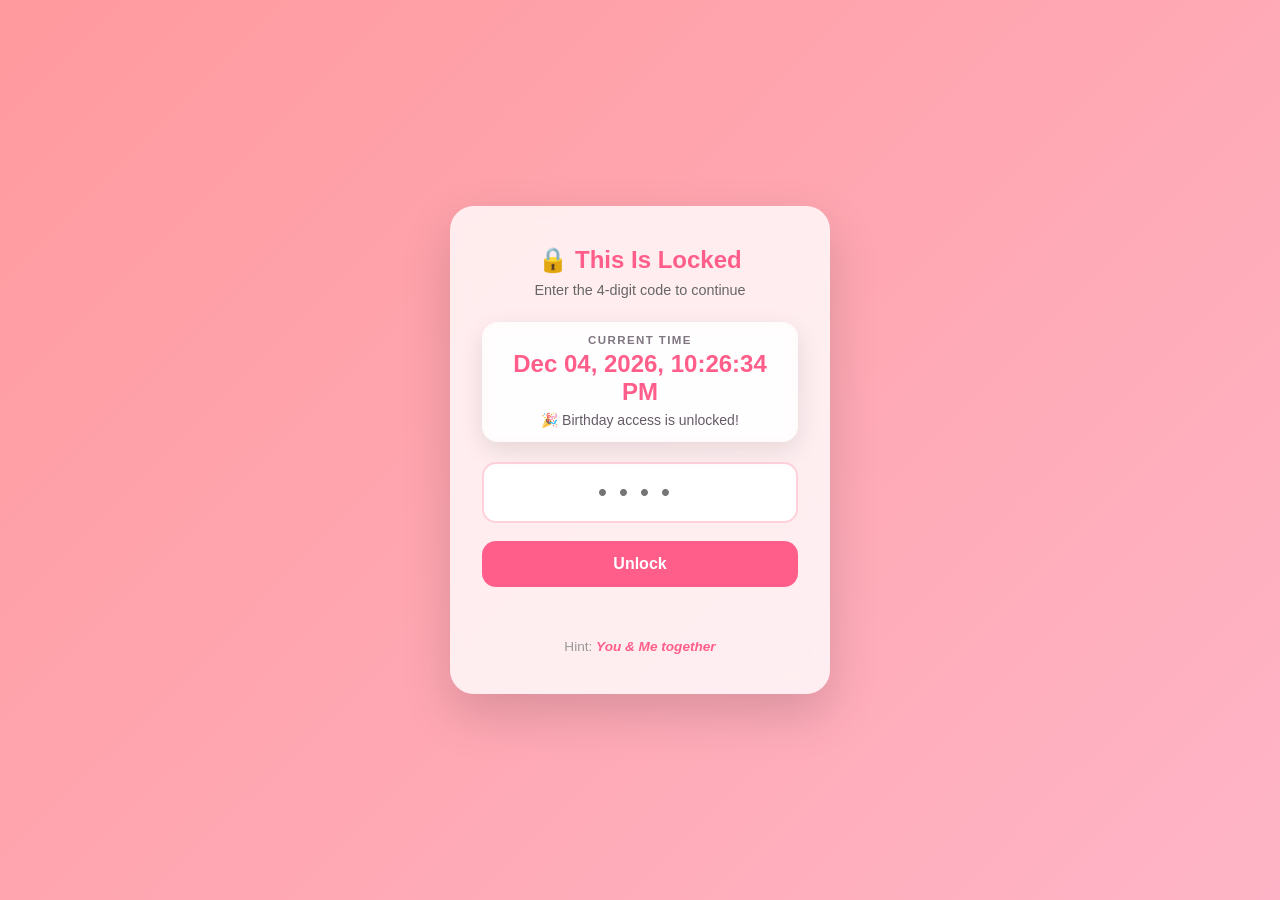
<file: index.html>
<!DOCTYPE html>
<html lang="en">
<head>
<meta charset="UTF-8">
<meta name="viewport" content="width=device-width, initial-scale=1.0">
<title>A Little Surprise</title>
<link rel="stylesheet" href="style.css?v=12">
<style id="lockClockStyles">
  #lockClock{
    margin:16px auto 20px;
    padding:12px 16px;
    width:min(100%, 330px);
    border-radius:16px;
    background:rgba(255,255,255,.62);
    backdrop-filter:blur(8px);
    -webkit-backdrop-filter:blur(8px);
    box-shadow:0 8px 24px rgba(0,0,0,.10);
    text-align:center;
  }
  #lockClock .clockLabel{
    font-size:.72rem;
    font-weight:700;
    letter-spacing:1.4px;
    text-transform:uppercase;
    opacity:.65;
  }
  #currentDateTime{
    margin-top:4px;
    font-size:clamp(17px,4.5vw,24px);
    font-weight:800;
    color:var(--accent,#ff5e8a);
  }
  #unlockCountdown{
    margin-top:5px;
    font-size:clamp(11px,2.8vw,14px);
    line-height:1.35;
    opacity:.78;
  }
</style>

</head>
<body>

  <canvas id="fireworksCanvas"></canvas>
  <canvas id="loveAnimCanvas"></canvas>
  <audio id="birthdayMusic" preload="auto" loop></audio>


  <!-- PASSWORD GATE -->
  <div id="gate">
    <h1 id="gateTitle">🔒 This Is Locked</h1>
    <p class="sub" id="gateSubtitle">Enter the 4-digit code to continue</p>

    <div id="lockClock" aria-live="polite">
      <div class="clockLabel">Current Time</div>
      <div id="currentDateTime">Loading...</div>
      <div id="unlockCountdown">Birthday unlocks August 12, 2026 at 12:00 AM</div>
    </div>

    <input type="password" id="passwordInput" maxlength="4" inputmode="numeric" pattern="[0-9]*" placeholder="••••" autocomplete="off">
    <button id="unlockBtn">Unlock</button>
    <div id="errorMsg">Wrong code. Try again 💔</div>
    <div id="hint"><span id="hintLabel">Hint:</span> <span id="hintText">You &amp; Me together</span></div>
  </div>

  <!-- MAIN PAGE (hidden until unlocked) -->
  <div class="pageWrap" id="mainPage">
    <h1 id="bigWish">Happy Birthday 🎂</h1>
    <p id="tagline">Every second brings us closer!</p>

    <div class="timer">
      <div class="timeBlock"><div class="num" id="days">00</div><div class="label">Days</div></div>
      <div class="timeBlock"><div class="num" id="hours">00</div><div class="label">Hours</div></div>
      <div class="timeBlock"><div class="num" id="minutes">00</div><div class="label">Minutes</div></div>
      <div class="timeBlock"><div class="num" id="seconds">00</div><div class="label">Seconds</div></div>
    </div>

    <div id="celebration">
      <h2 id="celebrationTitle">🎉 Happy Birthday! 🎉</h2>
      <p id="celebrationText">The day is finally here.</p>
    </div>

    <!-- BUBU-DUDU GIF: centered above the cake, outside the cakeStage
         so it cannot collide with the cake or any polaroids. -->
    <div class="duduBubuWrap" aria-hidden="true">
      <img
        class="duduBubuGif"
        src="images/bubu-dudu.gif"
        alt=""
        draggable="false"
      >
    </div>

    <!-- CAKE SECTION: 15 polaroid backdrop photos behind a real cake image, cracker candle on top -->
    <div id="cakeSection">
      <h3 id="cakeSectionTitle">🎂 Make a Wish</h3>
      <p class="hintText" id="photoWallHint" style="margin-bottom:16px;">Click or drag a photo onto any backdrop frame to upload (up to 15)</p>

      <div class="streamerRow">
        <div class="tri" style="--c:#ff5e8a"></div>
        <div class="tri" style="--c:#ffd166; animation-delay:0.3s;"></div>
        <div class="tri" style="--c:#4cc9f0; animation-delay:0.6s;"></div>
        <div class="tri" style="--c:#06d6a0; animation-delay:0.9s;"></div>
        <div class="tri" style="--c:#f72585; animation-delay:1.2s;"></div>
      </div>

      <div class="cakeStage" id="cakeStage">
        <!-- 15 backdrop polaroids get injected here by JS, scattered behind the cake -->
        <div class="photoWall" id="photoWallBackdrop" style="position:absolute; inset:0;"></div>

        <div class="cakeForeground">
          <div class="balloon b1"></div>
          <div class="balloon b2"></div>
          <div class="balloon b3"></div>
          <div class="balloon b4"></div>

          <div class="candleWrap">
            <canvas id="sparkCanvas" width="160" height="160"></canvas>
            <div class="candleStick"></div>
            <div class="flame"></div>
          </div>
          <div class="cakeNameOverlay" id="cakeNameOverlay"></div>
          <img id="cakeImg" src="" alt="Red velvet cake">
        </div>
      </div>

      <button id="revealBtn">Tap for Secret Message</button>
    </div>
  </div>

  <!-- SECRET REVEAL (shown after the button click clears the main page + plays the animation) -->
  <div class="pageWrap" id="secretReveal" style="max-width:960px;">
    <div class="secretStage" id="secretRevealStage">
      <!-- 15 faded, randomly-scattered polaroids get injected here, kept clear of the message -->
      <div class="photoWall" id="photoWallReveal" style="position:absolute; inset:0;"></div>

      <div class="secretMessageCard">
        <div id="revealMessageTitle"></div>
        <p class="highlightMessage" id="revealMessageText"></p>
      </div>
    </div>
    <button class="backLink" id="backToMainBtn">&larr; Back</button>
  </div>

<script src="config.js?v=12"></script>
<script src="photowall.js?v=12"></script>
<script>
  // Birthday music
  const birthdayMusic = document.getElementById('birthdayMusic');
  if(birthdayMusic && CONFIG.birthdayMusic){
    birthdayMusic.src = CONFIG.birthdayMusic;
    birthdayMusic.preload = 'auto';
    birthdayMusic.loop = true;
    birthdayMusic.volume = 0.70;
    birthdayMusic.load();
  }

  function startBirthdayMusic(){
    if(!birthdayMusic || !CONFIG.birthdayMusic) return;

    // The unlock button/Enter key is a user gesture, so the browser
    // is allowed to start audio here.
    birthdayMusic.volume = 0.70;

    const playPromise = birthdayMusic.play();

    if(playPromise && typeof playPromise.catch === 'function'){
      playPromise.catch(function(error){
        console.warn('Birthday music could not start:', error);
      });
    }
  }

  // Apply CONFIG text to the page
  document.getElementById('gateTitle').textContent = CONFIG.gateTitle;
  document.getElementById('gateSubtitle').textContent = CONFIG.gateSubtitle;
  document.getElementById('unlockBtn').textContent = CONFIG.unlockButtonText;
  document.getElementById('errorMsg').textContent = CONFIG.gateErrorText;
  document.getElementById('hintLabel').textContent = CONFIG.hintLabel;
  document.getElementById('hintText').textContent = CONFIG.hintText;
  document.getElementById('bigWish').textContent = CONFIG.bigWishText.replace('{name}', CONFIG.name);
  document.getElementById('tagline').textContent = CONFIG.tagline;
  document.getElementById('celebrationTitle').textContent = CONFIG.celebrationTitle;
  document.getElementById('celebrationText').textContent = CONFIG.celebrationText;
  document.getElementById('cakeSectionTitle').textContent = CONFIG.cakeSectionTitle;
  document.getElementById('photoWallHint').textContent = CONFIG.photoWallHint;
  document.getElementById('revealBtn').textContent = CONFIG.revealButtonText;
  document.getElementById('revealMessageTitle').textContent = "For " + CONFIG.name;
  document.getElementById('revealMessageText').textContent = CONFIG.customMessage;
  document.getElementById('cakeImg').src = CONFIG.cakeImageUrl;
  document.getElementById('cakeImg').addEventListener('load', function(){
    if(mainPage.style.display === 'block') layoutCakeBackdrop();
  });
  const nameOverlayEl = document.getElementById('cakeNameOverlay');
  if(CONFIG.cakeNameOverlay){
    nameOverlayEl.textContent = CONFIG.cakeOverlayText;
  } else {
    nameOverlayEl.style.display = 'none';
  }

  const gate = document.getElementById('gate');
  const mainPage = document.getElementById('mainPage');
  const passwordInput = document.getElementById('passwordInput');
  const unlockBtn = document.getElementById('unlockBtn');
  const errorMsg = document.getElementById('errorMsg');

  function updateLockClock(){
    const clockEl = document.getElementById('currentDateTime');
    const countdownEl = document.getElementById('unlockCountdown');
    if(!clockEl) return;

    const now = new Date();

    clockEl.textContent = now.toLocaleString(undefined, {
      day: '2-digit',
      month: 'short',
      year: 'numeric',
      hour: '2-digit',
      minute: '2-digit',
      second: '2-digit',
      hour12: true
    });

    const unlockDate = new Date(CONFIG.targetDate);
    const diff = unlockDate.getTime() - now.getTime();

    if(countdownEl){
      if(diff <= 0){
        countdownEl.textContent = '🎉 Birthday access is unlocked!';
      }else{
        const days = Math.floor(diff / 86400000);
        const hours = Math.floor((diff % 86400000) / 3600000);
        const minutes = Math.floor((diff % 3600000) / 60000);
        const seconds = Math.floor((diff % 60000) / 1000);

        countdownEl.textContent =
          'Public unlock in ' +
          days + 'd ' +
          String(hours).padStart(2,'0') + 'h ' +
          String(minutes).padStart(2,'0') + 'm ' +
          String(seconds).padStart(2,'0') + 's';
      }
    }
  }

  updateLockClock();
  setInterval(updateLockClock, 1000);

  function tryUnlock(){
    const entered = passwordInput.value.trim();
    const now = new Date();
    const birthdayStart = new Date(CONFIG.targetDate);

    // Owner password (1000) works before and after the birthday.
    const isOwner = entered === CONFIG.ownerPassword;

    // Public password (1215) works only from Aug 12, 2026 00:00 onward.
    const publicAccessAllowed =
      now.getTime() >= birthdayStart.getTime();

    const isPublicUser =
      entered === CONFIG.password && publicAccessAllowed;

    if(entered.length === 4 && (isOwner || isPublicUser)){
      // Start music while still inside the user's unlock click/keypress gesture.
      startBirthdayMusic();

      gate.style.display = 'none';
      mainPage.style.display = 'block';
      startCountdown();
      startFireworksLoop();
      startCandleSparks();
      // wait a frame so the browser has actually settled the newly-visible
      // layout (sizes measured too early can be stale, which is how a photo
      // could end up placed as if the cake were smaller than it really is)
      requestAnimationFrame(function(){
        requestAnimationFrame(layoutCakeBackdrop);
      });
    } else {
      if(entered === CONFIG.password && now.getTime() < birthdayStart.getTime()){
        errorMsg.textContent = 'wait cheyyu bujjamma ❤️';
      }else{
        errorMsg.textContent = CONFIG.gateErrorText;
      }

      errorMsg.classList.add('show');
      gate.classList.remove('shake');
      void gate.offsetWidth;
      gate.classList.add('shake');
      passwordInput.value = '';
      passwordInput.focus();
    }
  }

  unlockBtn.addEventListener('click', tryUnlock);
  passwordInput.addEventListener('keydown', function(e){
    if(e.key === 'Enter'){ tryUnlock(); }
  });
  passwordInput.addEventListener('input', function(){
    passwordInput.value = passwordInput.value.replace(/[^0-9]/g, '');
    errorMsg.classList.remove('show');
  });

  function startCountdown(){
    updateCountdown();
    setInterval(updateCountdown, 1000);
  }
  function updateCountdown(){
    const now = new Date();
    const diff = CONFIG.targetDate - now;
    if(diff <= 0){
      document.querySelector('.timer').style.display = 'none';
      document.getElementById('celebration').style.display = 'block';
      return;
    }
    const days = Math.floor(diff / (1000 * 60 * 60 * 24));
    const hours = Math.floor((diff % (1000 * 60 * 60 * 24)) / (1000 * 60 * 60));
    const minutes = Math.floor((diff % (1000 * 60 * 60)) / (1000 * 60));
    const seconds = Math.floor((diff % (1000 * 60)) / 1000);
    document.getElementById('days').textContent = String(days).padStart(2,'0');
    document.getElementById('hours').textContent = String(hours).padStart(2,'0');
    document.getElementById('minutes').textContent = String(minutes).padStart(2,'0');
    document.getElementById('seconds').textContent = String(seconds).padStart(2,'0');
  }

  /* ---------------- Backdrop photo wall behind the cake ---------------- */
  // Build 15 slots (pre-loaded from CONFIG.backdropPhotos where provided), then
  // scatter them within the cake stage once it's actually visible and measurable,
  // keeping clear of the cake + candle + name banner so nothing overlaps or sits
  // behind it. Real (not hardcoded) dimensions keep this correct on any device.
  const backdropSlots = buildPhotoWall('photoWallBackdrop', 15, 'backdropPhoto', CONFIG.backdropPhotos, false);

  function layoutCakeBackdrop(){
    const stage = document.getElementById('cakeStage');
    const cakeForeground = document.querySelector('#cakeStage .cakeForeground');
    if(!stage || !cakeForeground || stage.clientWidth === 0) return; // not visible/measurable yet

    const stageRect = stage.getBoundingClientRect();
    const fgRect = cakeForeground.getBoundingClientRect();
    const topOverhang = 150; // extra room for the candle + name banner (now up to 2 lines) above the cake image

    const cakeExcludeRect = {
      x: (fgRect.left - stageRect.left) - 16,
      y: (fgRect.top - stageRect.top) - topOverhang,
      w: fgRect.width + 32,
      h: fgRect.height + topOverhang + 18
    };

    layoutGridAroundExclusion(backdropSlots, stage, cakeExcludeRect, {
      baseCardW: 150,
      minCardW: 58,
      gap: 10,
      gapFromCenter: 16,
      margin: 8
    });
  }

  /* ---------------- Secret Message Button -> clears the page, plays a sparkle/heart
     animation, then reveals the message surrounded by a faded, scattered photo wall ---------------- */
  let revealSlots = null; // built lazily on first reveal

  document.getElementById('revealBtn').addEventListener('click', function(){
    // 1) clear the current page content
    mainPage.style.display = 'none';

    // 2) sparkle + love symbols animation across the screen
    playLoveAnimation(2400, function(){
      // 3) after the animation, reveal the message + surrounding photos
      const secretReveal = document.getElementById('secretReveal');
      secretReveal.style.display = 'block';

      if(!revealSlots){
        revealSlots = buildPhotoWall('photoWallReveal', 15, 'fadedPhoto', CONFIG.revealPhotos, false);
        const messageCard = document.querySelector('#secretRevealStage .secretMessageCard');
        layoutPhotosAroundMessage(revealSlots, messageCard);
      }
    });
  });

  document.getElementById('backToMainBtn').addEventListener('click', function(){
    document.getElementById('secretReveal').style.display = 'none';
    mainPage.style.display = 'block';
  });

  window.addEventListener('resize', function(){
    if(revealSlots && document.getElementById('secretReveal').style.display === 'block'){
      const messageCard = document.querySelector('#secretRevealStage .secretMessageCard');
      layoutPhotosAroundMessage(revealSlots, messageCard);
    }
    if(mainPage.style.display === 'block'){
      layoutCakeBackdrop();
    }
  });

  function playLoveAnimation(durationMs, onDone){
    const loveCanvas = document.getElementById('loveAnimCanvas');
    const lctx = loveCanvas.getContext('2d');
    loveCanvas.width = window.innerWidth;
    loveCanvas.height = window.innerHeight;
    loveCanvas.style.display = 'block';
    loveCanvas.style.opacity = '1';

    let loveParticles = [];
    const heartChars = ['💖','💗','💓','💕','❤️'];

    function spawnHeart(){
      loveParticles.push({
        type: 'heart',
        x: Math.random() * loveCanvas.width,
        y: loveCanvas.height + 30,
        vy: -(0.6 + Math.random()*1.2),
        swaySpeed: 0.015 + Math.random()*0.02,
        swayAmp: 20 + Math.random()*30,
        swayPhase: Math.random()*Math.PI*2,
        size: 18 + Math.random()*20,
        alpha: 1,
        char: heartChars[Math.floor(Math.random()*heartChars.length)]
      });
    }
    function spawnSparkle(){
      loveParticles.push({
        type: 'sparkle',
        x: Math.random() * loveCanvas.width,
        y: Math.random() * loveCanvas.height,
        size: 2 + Math.random()*3,
        alpha: 0,
        alphaDir: 1,
        twinkleSpeed: 0.03 + Math.random()*0.05,
        color: Math.random() > 0.5 ? '#ffd166' : '#ffffff',
        life: 0,
        maxLife: 60 + Math.random()*40
      });
    }

    let spawning = true;
    const heartInterval = setInterval(spawnHeart, 110);
    const sparkleInterval = setInterval(function(){
      for(let i=0;i<4;i++) spawnSparkle();
    }, 60);

    function renderLove(){
      lctx.clearRect(0,0,loveCanvas.width, loveCanvas.height);
      loveParticles.forEach(p=>{
        if(p.type === 'heart'){
          p.y += p.vy;
          p.swayPhase += p.swaySpeed;
          p.x += Math.sin(p.swayPhase) * 0.6;
          p.alpha -= 0.004;
          lctx.globalAlpha = Math.max(p.alpha, 0);
          lctx.font = p.size + 'px sans-serif';
          lctx.fillText(p.char, p.x, p.y);
        } else {
          p.life++;
          p.alpha += p.alphaDir * p.twinkleSpeed;
          if(p.alpha >= 1){ p.alpha = 1; p.alphaDir = -1; }
          if(p.alpha <= 0){ p.alpha = 0; p.alphaDir = 1; }
          lctx.globalAlpha = Math.max(p.alpha, 0);
          lctx.fillStyle = p.color;
          lctx.beginPath();
          lctx.arc(p.x, p.y, p.size, 0, Math.PI*2);
          lctx.fill();
        }
      });
      lctx.globalAlpha = 1;
      loveParticles = loveParticles.filter(p =>
        p.type === 'heart' ? p.alpha > 0 && p.y > -40 : p.life < p.maxLife
      );

      if(spawning || loveParticles.length > 0){
        requestAnimationFrame(renderLove);
      }
    }
    renderLove();

    setTimeout(function(){
      spawning = false;
      clearInterval(heartInterval);
      clearInterval(sparkleInterval);
    }, durationMs);

    setTimeout(function(){
      loveCanvas.style.transition = 'opacity 0.6s ease';
      loveCanvas.style.opacity = '0';
      setTimeout(function(){
        loveCanvas.style.display = 'none';
        loveCanvas.style.transition = '';
        onDone();
      }, 600);
    }, durationMs + 300);
  }

  /* ---------------- Firecracker / Fireworks Animation (continuous, full screen) ---------------- */
  const canvas = document.getElementById('fireworksCanvas');
  const ctx = canvas.getContext('2d');
  let fwParticles = [];
  let fwRunning = false;

  function resizeCanvas(){
    canvas.width = window.innerWidth;
    canvas.height = window.innerHeight;
  }
  window.addEventListener('resize', resizeCanvas);
  resizeCanvas();

  function randomColor(){
    const colors = ['#ff5e8a','#ffd166','#06d6a0','#4cc9f0','#f72585','#ffffff','#ffbe0b'];
    return colors[Math.floor(Math.random()*colors.length)];
  }
  function spawnBurst(x, y){
    const count = 40;
    const color = randomColor();
    for(let i=0;i<count;i++){
      const angle = (Math.PI * 2 * i) / count;
      const speed = 2 + Math.random()*3;
      fwParticles.push({
        x: x, y: y,
        vx: Math.cos(angle)*speed,
        vy: Math.sin(angle)*speed,
        alpha: 1,
        color: color,
        size: 2 + Math.random()*2
      });
    }
  }
  function fwRenderLoop(){
    ctx.clearRect(0,0,canvas.width,canvas.height);
    fwParticles.forEach(p=>{
      p.x += p.vx; p.y += p.vy; p.vy += 0.04; p.alpha -= 0.012;
    });
    fwParticles = fwParticles.filter(p => p.alpha > 0);
    fwParticles.forEach(p=>{
      ctx.globalAlpha = Math.max(p.alpha, 0);
      ctx.fillStyle = p.color;
      ctx.beginPath();
      ctx.arc(p.x, p.y, p.size, 0, Math.PI*2);
      ctx.fill();
    });
    ctx.globalAlpha = 1;
    requestAnimationFrame(fwRenderLoop);
  }
  fwRenderLoop();

  function startFireworksLoop(){
    if(fwRunning) return;
    fwRunning = true;
    function scheduleNextRound(){
      const burstsThisRound = 4 + Math.floor(Math.random()*3);
      let done = 0;
      const roundInterval = setInterval(function(){
        const x = Math.random() * canvas.width * 0.8 + canvas.width * 0.1;
        const y = Math.random() * canvas.height * 0.4 + canvas.height * 0.1;
        spawnBurst(x, y);
        done++;
        if(done >= burstsThisRound){
          clearInterval(roundInterval);
          setTimeout(scheduleNextRound, 3000 + Math.random()*2000);
        }
      }, 350);
    }
    scheduleNextRound();
  }

  /* ---------------- Candle "Cracker" Sparkler (loops continuously) ---------------- */
  const sparkCanvas = document.getElementById('sparkCanvas');
  const sctx = sparkCanvas.getContext('2d');
  let sparkParticles = [];
  const tipX = sparkCanvas.width / 2;
  const tipY = sparkCanvas.height - 88; // roughly at the candle/flame tip
  let sparkStarted = false;

  function spawnSpark(){
    const angle = Math.random() * Math.PI * 2;
    const speed = 0.5 + Math.random() * 1.5;
    sparkParticles.push({
      x: tipX, y: tipY,
      vx: Math.cos(angle) * speed,
      vy: Math.sin(angle) * speed - 0.5,
      alpha: 1,
      size: 1 + Math.random() * 1.5,
      color: Math.random() > 0.5 ? '#ffd166' : '#ffffff'
    });
  }
  function sparkRenderLoop(){
    sctx.clearRect(0,0,sparkCanvas.width, sparkCanvas.height);
    sparkParticles.forEach(p=>{
      p.x += p.vx; p.y += p.vy; p.vy += 0.02; p.alpha -= 0.02;
    });
    sparkParticles = sparkParticles.filter(p => p.alpha > 0);
    sparkParticles.forEach(p=>{
      sctx.globalAlpha = Math.max(p.alpha,0);
      sctx.fillStyle = p.color;
      sctx.beginPath();
      sctx.arc(p.x, p.y, p.size, 0, Math.PI*2);
      sctx.fill();
    });
    sctx.globalAlpha = 1;
    requestAnimationFrame(sparkRenderLoop);
  }
  sparkRenderLoop();

  function startCandleSparks(){
    if(sparkStarted) return;
    sparkStarted = true;
    setInterval(function(){
      for(let i=0;i<3;i++) spawnSpark();
    }, 90);
  }
</script>

</body>
</html>
</file>
<file: style.css>
:root{
  --bg1:#ff9a9e;
  --bg2:#fecfef;
  --bg3:#fbc2eb;
  --accent:#ff5e8a;
  --dark:#3b2c3d;
  --card:#ffffffcc;
}
*{box-sizing:border-box; margin:0; padding:0;}
html,body{height:100%;}
body{
  font-family:'Segoe UI', Tahoma, Geneva, Verdana, sans-serif;
  min-height:100vh;
  display:flex;
  align-items:center;
  justify-content:center;
  background:linear-gradient(135deg, var(--bg1), var(--bg2), var(--bg3));
  background-size:400% 400%;
  animation:gradientShift 12s ease infinite;
  color:var(--dark);
  padding:20px;
  overflow-x:hidden;
}
@keyframes gradientShift{
  0%{background-position:0% 50%;}
  50%{background-position:100% 50%;}
  100%{background-position:0% 50%;}
}
@keyframes popIn{
  from{opacity:0; transform:scale(0.9) translateY(10px);}
  to{opacity:1; transform:scale(1) translateY(0);}
}

/* ---------- Password Gate ---------- */
#gate{
  background:var(--card);
  backdrop-filter:blur(10px);
  border-radius:24px;
  padding:40px 32px;
  max-width:380px;
  width:100%;
  text-align:center;
  box-shadow:0 20px 50px rgba(0,0,0,0.15);
  animation:popIn 0.5s ease;
}
#gate h1{
  font-size:1.5rem;
  margin-bottom:8px;
  color:var(--accent);
}
#gate p.sub{
  font-size:0.9rem;
  color:#666;
  margin-bottom:24px;
}
#passwordInput{
  width:100%;
  font-size:1.6rem;
  letter-spacing:12px;
  text-align:center;
  padding:14px 10px;
  border-radius:14px;
  border:2px solid #ffd1dc;
  outline:none;
  background:#fff;
  color:var(--dark);
  transition:border-color 0.2s;
}
#passwordInput:focus{
  border-color:var(--accent);
}
#unlockBtn{
  margin-top:18px;
  width:100%;
  padding:14px;
  font-size:1rem;
  font-weight:600;
  border:none;
  border-radius:14px;
  background:var(--accent);
  color:#fff;
  cursor:pointer;
  transition:transform 0.15s, background 0.2s;
}
#unlockBtn:hover{
  background:#ff3f74;
  transform:translateY(-2px);
}
#unlockBtn:active{
  transform:translateY(0);
}
#hint{
  margin-top:18px;
  font-size:0.85rem;
  color:#999;
}
#hint span#hintText{
  font-style:italic;
  color:var(--accent);
  font-weight:600;
}
#errorMsg{
  margin-top:14px;
  color:#e63950;
  font-size:0.9rem;
  font-weight:600;
  min-height:20px;
  opacity:0;
  transition:opacity 0.2s;
}
#errorMsg.show{
  opacity:1;
}
.shake{
  animation:shake 0.4s;
}
@keyframes shake{
  0%,100%{transform:translateX(0);}
  20%{transform:translateX(-8px);}
  40%{transform:translateX(8px);}
  60%{transform:translateX(-6px);}
  80%{transform:translateX(6px);}
}

/* ---------- Fireworks Canvas ---------- */
#fireworksCanvas{
  position:fixed;
  top:0; left:0;
  width:100vw;
  height:100vh;
  pointer-events:none;
  z-index:999;
}
#loveAnimCanvas{
  position:fixed;
  top:0; left:0;
  width:100vw;
  height:100vh;
  pointer-events:none;
  z-index:1000;
  display:none;
}

/* ---------- Page Wrapper ---------- */
.pageWrap{
  display:none;
  text-align:center;
  max-width:900px;
  width:100%;
  position:relative;
  z-index:1;
}
#bigWish{
  font-size:2.6rem;
  font-weight:800;
  color:#fff;
  text-shadow:0 3px 14px rgba(0,0,0,0.25);
  margin-bottom:6px;
  line-height:1.15;
  animation:popIn 0.6s ease;
}
#tagline{
  color:#fff;
  opacity:0.9;
  margin-bottom:26px;
  font-size:1rem;
}
.timer{
  display:flex;
  justify-content:center;
  gap:14px;
  flex-wrap:wrap;
  margin-bottom:40px;
}
.timeBlock{
  background:var(--card);
  backdrop-filter:blur(10px);
  border-radius:18px;
  padding:20px 18px;
  min-width:90px;
  box-shadow:0 15px 35px rgba(0,0,0,0.15);
}
.timeBlock .num{
  font-size:2.4rem;
  font-weight:700;
  color:var(--accent);
  line-height:1;
}
.timeBlock .label{
  margin-top:6px;
  font-size:0.75rem;
  letter-spacing:1px;
  text-transform:uppercase;
  color:#777;
}
#celebration{
  display:none;
  background:var(--card);
  border-radius:24px;
  padding:40px;
  box-shadow:0 20px 50px rgba(0,0,0,0.15);
  margin-bottom:40px;
}
#celebration h2{
  font-size:2rem;
  color:var(--accent);
  margin-bottom:10px;
}
#celebration p{
  color:#555;
}

/* ---------- Polaroid Photo Wall (shared across both pages) ---------- */
.photoWallWrap{
  background:var(--card);
  backdrop-filter:blur(6px);
  border-radius:24px;
  padding:30px 20px;
  box-shadow:0 15px 35px rgba(0,0,0,0.12);
  margin-bottom:40px;
}
.photoWallWrap h3{
  color:var(--accent);
  margin-bottom:6px;
  font-size:1.2rem;
}
.photoWallWrap p.hintText{
  color:#888;
  font-size:0.85rem;
  margin-bottom:20px;
}
.photoWall{
  display:flex;
  flex-wrap:wrap;
  gap:22px;
  justify-content:center;
}
.polaroid{
  background:#fff;
  padding:12px 12px 34px 12px;
  width:140px;
  box-shadow:0 8px 18px rgba(0,0,0,0.2);
  cursor:pointer;
  position:relative;
  transition:transform 0.2s, box-shadow 0.2s;
}
.polaroid:hover{
  transform:scale(1.06) rotate(0deg) !important;
  z-index:5;
}
.polaroid.dragOver{
  box-shadow:0 0 0 3px var(--accent), 0 8px 18px rgba(0,0,0,0.2);
  transform:scale(1.06) rotate(0deg) !important;
}
.polaroid .frame{
  width:100%;
  height:130px;
  background:#f2e9e4 url('data:image/svg+xml;utf8,<svg xmlns="http://www.w3.org/2000/svg" width="24" height="24"><text x="4" y="18" font-size="16" fill="%23cbbdb8">%2B</text></svg>') no-repeat center;
  background-size:26px 26px;
  display:flex;
  align-items:center;
  justify-content:center;
  overflow:hidden;
}
.polaroid img{
  width:100%;
  height:100%;
  object-fit:cover;
  display:block;
}
.polaroid .capLabel{
  text-align:center;
  font-size:0.7rem;
  color:#999;
  margin-top:8px;
  font-family:'Segoe UI', cursive;
}
.polaroid input[type="file"]{
  display:none;
}

/* ---------- Cake Section: photo-collage backdrop + real cake image in foreground ---------- */
#cakeSection{
  background:var(--card);
  backdrop-filter:blur(6px);
  border-radius:24px;
  padding:20px 20px 34px;
  box-shadow:0 15px 35px rgba(0,0,0,0.12);
  margin-bottom:40px;
  position:relative;
  overflow:hidden;
}
#cakeSection h3{
  color:var(--accent);
  margin-bottom:16px;
  font-size:1.2rem;
}
.streamerRow{
  display:flex;
  justify-content:center;
  gap:6px;
  margin-bottom:10px;
}
.streamerRow .tri{
  width:0; height:0;
  border-left:9px solid transparent;
  border-right:9px solid transparent;
  border-top:22px solid var(--c);
  animation:sway 2.2s ease-in-out infinite;
  transform-origin:top center;
}
@keyframes sway{
  0%,100%{transform:rotate(-6deg);}
  50%{transform:rotate(6deg);}
}

.cakeStage{
  position:relative;
  width:100%;
  max-width:1100px;
  height:min(96vh, 900px);
  margin:10px auto 20px;
}
/* backdrop polaroid collage sits behind the cake — width/frame-height are
   set inline by layoutGridAroundExclusion() since the size adapts per
   device. Padding is trimmed from the base .polaroid's caption-sized strip
   since these have no label text; the layout math accounts for this exact
   padding, so keep the two in sync if either changes. */
.cakeStage .polaroid.backdropPhoto{
  position:absolute;
  z-index:1;
  padding:8px 8px 16px 8px;
}
.cakeStage .polaroid.backdropPhoto .capLabel,
.secretStage .polaroid.fadedPhoto .capLabel{
  min-height:0;
  margin-top:0;
  line-height:0;
}

.balloon{
  position:absolute;
  width:46px;
  height:58px;
  border-radius:50% 50% 50% 50% / 60% 60% 40% 40%;
  animation:floatY 3.2s ease-in-out infinite;
  box-shadow:inset -6px -6px 10px rgba(0,0,0,0.15);
  z-index:2;
}
.balloon::after{
  content:"";
  position:absolute;
  bottom:-40px;
  left:50%;
  width:1px;
  height:40px;
  background:#ccc;
}
@keyframes floatY{
  0%,100%{transform:translateY(0) rotate(-3deg);}
  50%{transform:translateY(-14px) rotate(3deg);}
}
.b1{ background:#ff5e8a; top:-6px; left:-12px; animation-delay:0s; }
.b2{ background:#4cc9f0; top:-16px; right:-12px; animation-delay:0.6s; }
.b3{ background:#ffd166; top:20px; left:4px; animation-delay:1.1s; width:32px; height:42px;}
.b4{ background:#06d6a0; top:10px; right:4px; animation-delay:1.6s; width:32px; height:42px;}

/* real cake photo, centered in the foreground on top of the collage */
.cakeForeground{
  position:absolute;
  bottom:20px;
  left:50%;
  transform:translateX(-50%);
  width:min(46vw, 380px);
  min-width:220px;
  z-index:10;
  text-align:center;
}
.cakeForeground img{
  width:100%;
  height:auto;
  aspect-ratio:720/735;
  object-fit:cover;
  border-radius:16px;
  box-shadow:0 20px 40px rgba(0,0,0,0.35);
  display:block;
}
.candleWrap{
  position:absolute;
  top:-34px;
  left:50%;
  transform:translateX(-50%);
  width:160px;
  height:160px;
  pointer-events:none;
}
.candleStick{
  position:absolute;
  bottom:44px;
  left:50%;
  transform:translateX(-50%);
  width:10px;
  height:30px;
  background:repeating-linear-gradient(45deg, #ffe066, #ffe066 4px, #fff 4px, #fff 8px);
  border-radius:2px;
  z-index:2;
}
.flame{
  position:absolute;
  width:11px;
  height:18px;
  left:50%;
  bottom:72px;
  transform:translateX(-50%);
  background:radial-gradient(circle at 50% 70%, #fff59d 0%, #ffb300 45%, #ff5722 100%);
  border-radius:50% 50% 50% 50% / 65% 65% 35% 35%;
  animation:flicker 0.18s infinite alternate;
  transform-origin:bottom center;
  filter:drop-shadow(0 0 6px #ffb300);
  z-index:3;
}
@keyframes flicker{
  0%{ transform:translateX(-50%) scale(1) rotate(-2deg); }
  100%{ transform:translateX(-50%) scale(1.15,0.9) rotate(3deg); }
}
#sparkCanvas{
  position:absolute;
  top:0;
  left:0;
  width:160px;
  height:160px;
  pointer-events:none;
  z-index:4;
}

#revealBtn{
  display:block;
  margin:14px auto 0;
  padding:14px 26px;
  font-size:1rem;
  font-weight:600;
  border:none;
  border-radius:14px;
  background:var(--accent);
  color:#fff;
  cursor:pointer;
  transition:transform 0.15s, background 0.2s;
}
#revealBtn:hover{
  background:#ff3f74;
  transform:translateY(-2px);
}

/* ---------- Secret page message box ---------- */
#messageBox{
  margin:0 auto 40px;
  max-width:560px;
  background:var(--card);
  backdrop-filter:blur(6px);
  border-radius:24px;
  padding:34px 30px;
  box-shadow:0 15px 35px rgba(0,0,0,0.12);
  color:var(--dark);
  font-size:1.1rem;
  line-height:1.6;
  animation:popIn 0.5s ease;
}
#messageTitle{
  color:var(--accent);
  font-size:1.6rem;
  margin-bottom:16px;
}
.backLink{
  display:inline-block;
  margin-top:20px;
  color:#fff;
  text-decoration:underline;
  font-size:0.9rem;
  opacity:0.9;
  background:none;
  border:none;
  cursor:pointer;
  font-family:inherit;
}
.backLink:hover{
  opacity:1;
}
#backToMainBtn{
  position:fixed;
  top:16px;
  left:16px;
  z-index:1002;
  margin-top:0;
  background:rgba(0,0,0,0.35);
  padding:8px 14px;
  border-radius:999px;
  text-decoration:none;
}


/* ---------- Name overlay on the cake topper ---------- */
.cakeNameOverlay{
  position:absolute;
  top:-58px;
  left:50%;
  transform:translateX(-50%);
  z-index:11;
  padding:8px 20px;
  border-radius:18px;
  background:linear-gradient(135deg, #ffd166, #ff5e8a);
  color:#fff;
  font-weight:800;
  font-size:clamp(0.85rem, 4vw, 1.15rem);
  letter-spacing:0.5px;
  white-space:normal;
  max-width:min(88vw, 320px);
  text-align:center;
  line-height:1.25;
  box-shadow:0 8px 20px rgba(0,0,0,0.25);
  text-shadow:0 1px 3px rgba(0,0,0,0.25);
  animation:popIn 0.6s ease, glowPulse 2.4s ease-in-out infinite;
}
@keyframes glowPulse{
  0%,100%{ box-shadow:0 8px 20px rgba(255,94,138,0.35); }
  50%{ box-shadow:0 8px 30px rgba(255,209,102,0.55); }
}

/* ---------- Secret page: scattered faded backdrop + highlighted message ---------- */
.secretStage{
  position:relative;
  width:100%;
}
/* fixed = positioned relative to the actual device viewport, not any
   container box — this is what guarantees photos never run off-screen
   or get clipped by a parent, on any device size */
.secretStage .polaroid.fadedPhoto{
  position:fixed;
  z-index:500;
  opacity:0.35;
  filter:saturate(0.85);
  transition:opacity 0.2s;
  padding:8px 8px 16px 8px;
}
.secretStage .polaroid.fadedPhoto:hover{
  opacity:0.9;
}
.secretMessageCard{
  position:fixed;
  top:50%;
  left:50%;
  transform:translate(-50%, -50%);
  z-index:1001;
  width:min(78vw, 440px);
  background:rgba(255,255,255,0.95);
  backdrop-filter:blur(8px);
  border-radius:24px;
  padding:clamp(20px, 5vw, 36px) clamp(18px, 5vw, 32px);
  box-shadow:0 20px 50px rgba(0,0,0,0.3);
  text-align:center;
  animation:popInCentered 0.5s ease;
}
@keyframes popInCentered{
  from{ opacity:0; transform:translate(-50%, -50%) scale(0.9); }
  to{ opacity:1; transform:translate(-50%, -50%) scale(1); }
}
#messageTitle{
  color:var(--accent);
  font-size:1.6rem;
  margin-bottom:18px;
}
.highlightMessage{
  font-size:clamp(11px, 1.15vw, 15px);
  font-weight:700;
  line-height:1.4;
  overflow-wrap:break-word;
  white-space:pre-wrap;

  /* Emoji-capable font fallbacks */
  font-family:
    'Segoe UI',
    'Apple Color Emoji',
    'Segoe UI Emoji',
    'Noto Color Emoji',
    'Noto Emoji',
    sans-serif;

  /* Keep the message readable and allow emojis to render normally. */
  color:var(--accent);

  text-shadow:0 0 8px rgba(255,94,138,0.20);
}
@keyframes shine{
  0%{ background-position:0% center; }
  100%{ background-position:200% center; }
}

/* ================================================================
   RESPONSIVE PHOTO-WALL FIX
   - gives the birthday page a wider stage on desktop
   - keeps all 15 polaroids visible and readable on tablets/phones
   - removes the secret-page photo fading
   - prevents photos from becoming tiny on narrow screens
   ================================================================ */

/* The birthday collage needs more horizontal room than the old 900px wrapper. */
#mainPage.pageWrap{
  max-width:1200px;
}

#cakeSection{
  overflow:visible;
}

.cakeStage{
  width:100%;
  max-width:1200px;
  min-height:680px;
  height:min(92vh, 900px);
}

/* Backdrop polaroids: keep them visually substantial. The JS sets the
   exact width/height/position for the current viewport. */
.cakeStage .polaroid.backdropPhoto{
  box-shadow:0 10px 22px rgba(0,0,0,0.22);
}

/* Secret page: photos must be fully visible, never faded. */
.secretStage .polaroid.fadedPhoto{
  opacity:1 !important;
  filter:none !important;
  transition:none !important;
  -webkit-filter:none !important;
}

.secretStage .polaroid.fadedPhoto:hover{
  opacity:1 !important;
}

/* Make the secret-page photos touch-friendly and readable. */
.secretStage .polaroid{
  cursor:pointer;
  touch-action:manipulation;
}

/* Tablet */
@media (max-width:1100px){
  body{padding:14px;}

  #mainPage.pageWrap{
    max-width:100%;
  }

  .cakeStage{
    min-height:620px;
    height:min(90vh, 820px);
  }

  .cakeForeground{
    width:min(42vw, 360px);
  }
}

/* Phone: use the available width rather than shrinking every photo into
   tiny thumbnails. The JS layout will arrange the 15 cards around the cake. */
@media (max-width:700px){
  body{
    padding:8px;
    align-items:flex-start;
  }

  .pageWrap{
    width:100%;
  }

  #mainPage.pageWrap{
    width:100%;
    max-width:100%;
  }

  #cakeSection{
    padding:14px 8px 26px;
    border-radius:20px;
  }

  .cakeStage{
    width:100%;
    min-height:760px;
    height:760px;
    margin-top:8px;
  }

  .cakeForeground{
    width:min(58vw, 300px);
    min-width:190px;
    bottom:18px;
  }

  .cakeNameOverlay{
    max-width:88vw;
    font-size:clamp(.78rem,4vw,1rem);
  }

  .balloon{
    transform-origin:center bottom;
  }

  #revealBtn{
    margin-top:8px;
    padding:12px 20px;
  }

  /* Secret message card remains centered and leaves room for photos. */
  .secretMessageCard{
    width:min(82vw,420px);
    padding:22px 18px;
  }

  .highlightMessage{
    font-size:clamp(11px, 3.2vw, 14px);
    line-height:1.4;
    overflow-wrap:break-word;
    white-space:pre-wrap;
  }
}

/* Very small phones */
@media (max-width:430px){
  .cakeStage{
    min-height:700px;
    height:700px;
  }

  .cakeForeground{
    width:min(56vw,260px);
    min-width:175px;
  }

  .cakeNameOverlay{
    padding:7px 12px;
    border-radius:14px;
  }

  .secretMessageCard{
    width:84vw;
    padding:18px 14px;
  }
}


/* ================================================================
   DUDU & BUBU GIF
   Dedicated block above the cake stage.
   It is intentionally OUTSIDE #cakeStage so it can never collide
   with the cake or any of the 15 polaroids.
   ================================================================ */

.duduBubuWrap{
  width:100%;
  display:flex;
  justify-content:center;
  align-items:center;
  position:relative;
  z-index:5;
  min-height:clamp(86px, 11vw, 150px);
  margin:2px 0 6px;
  pointer-events:none;
}

.duduBubuGif{
  display:block;
  width:clamp(82px, 11vw, 150px);
  height:auto;
  max-width:150px;
  object-fit:contain;
  border:0;
  box-shadow:none;
  pointer-events:none;
}

@media (max-width:700px){
  .duduBubuWrap{
    min-height:82px;
    margin:0 0 4px;
  }

  .duduBubuGif{
    width:88px;
    max-width:88px;
  }
}
</file>
